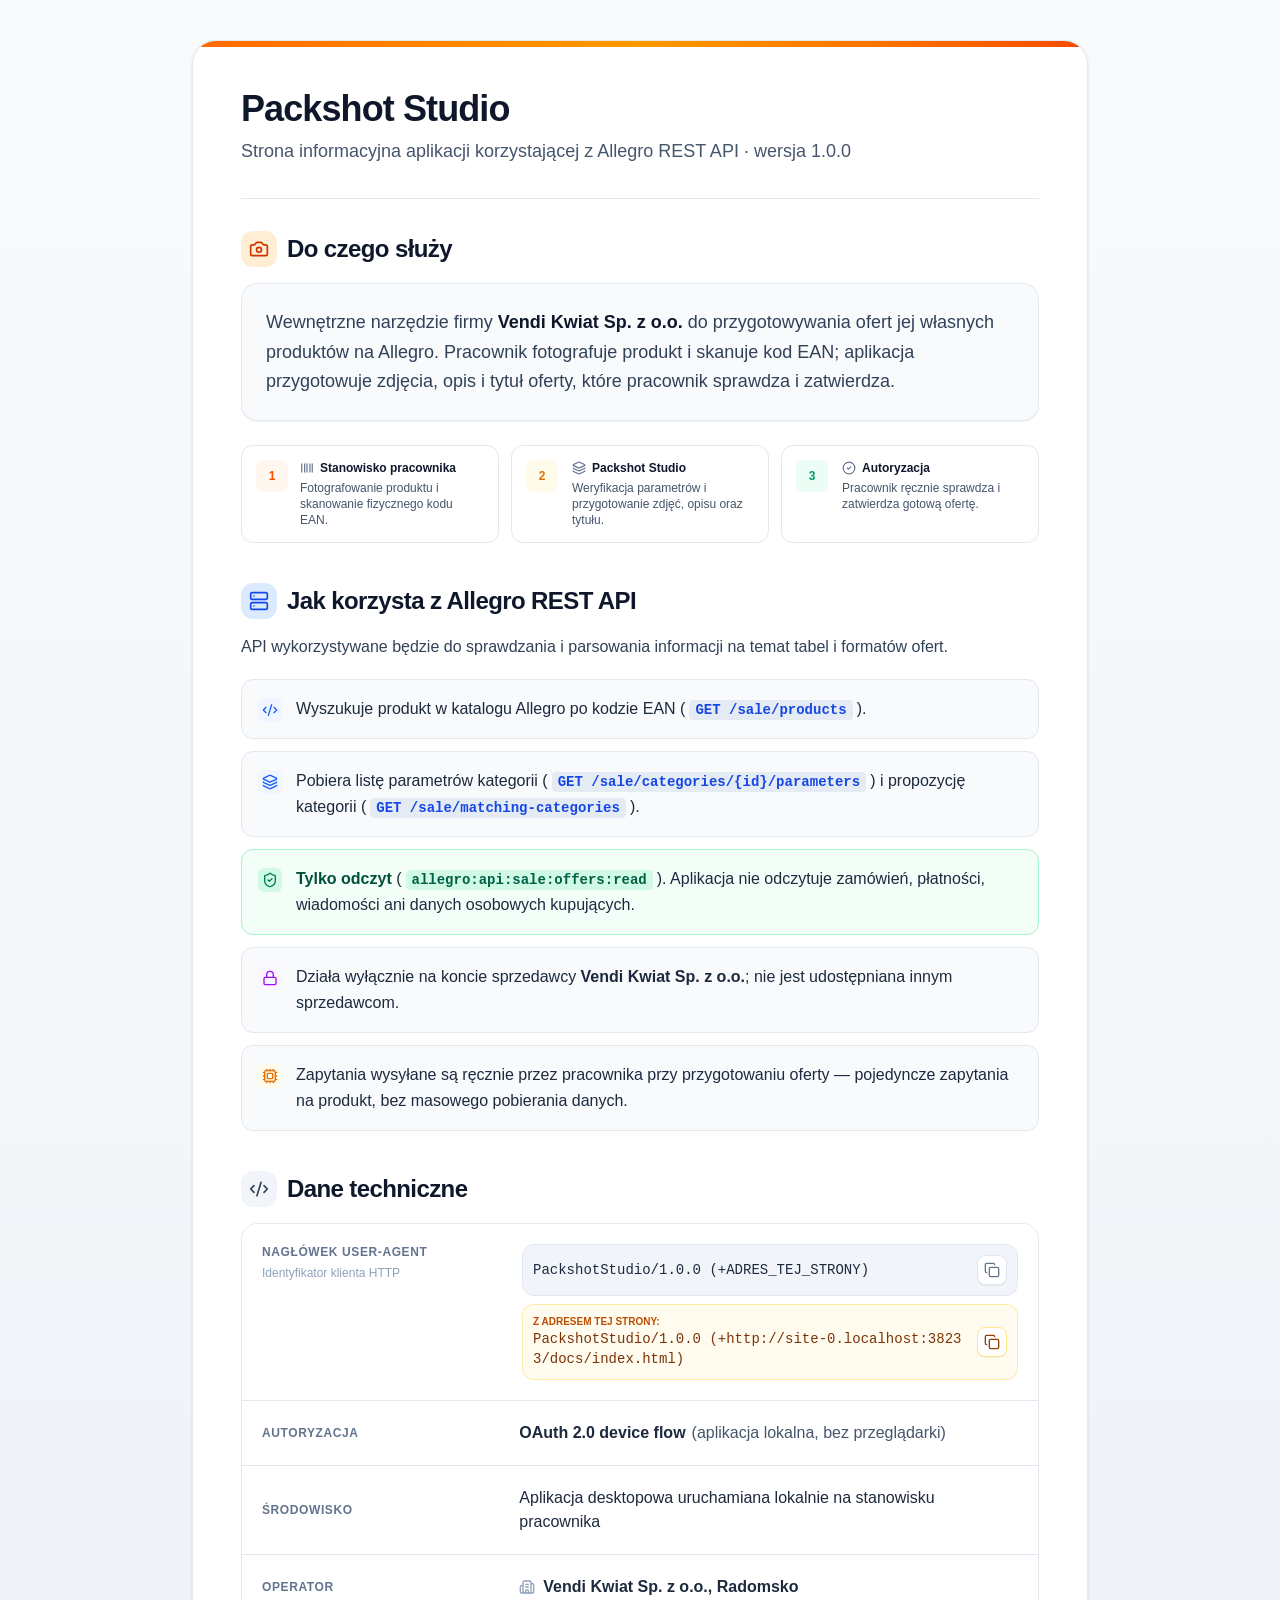
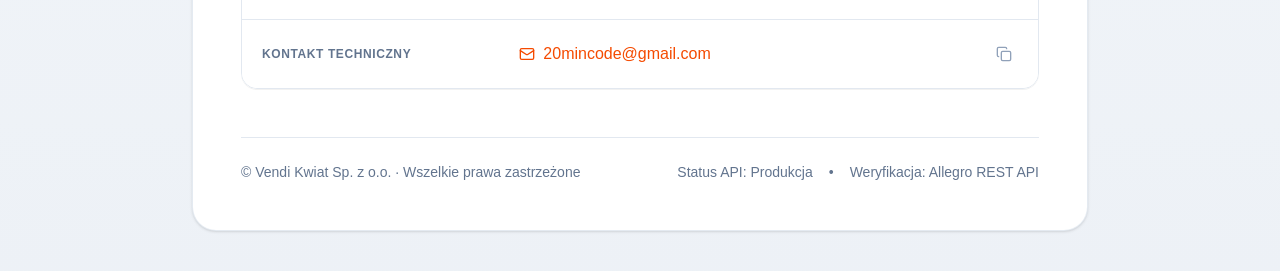
<file: docs/index.html>
<!doctype html>
<html lang="pl">
  <head>
    <meta charset="UTF-8" />
    <meta name="viewport" content="width=device-width, initial-scale=1.0" />
    <title>Packshot Studio — Strona informacyjna Allegro REST API</title>
    <meta name="description" content="Strona informacyjna aplikacji Packshot Studio korzystającej z Allegro REST API · wersja 1.0.0 dla Vendi Kwiat Sp. z o.o." />
    <meta property="og:title" content="Packshot Studio — Strona informacyjna Allegro REST API" />
    <meta property="og:description" content="Strona informacyjna aplikacji Packshot Studio korzystającej z Allegro REST API · wersja 1.0.0 dla Vendi Kwiat Sp. z o.o." />
    <meta property="og:type" content="website" />
    <meta name="twitter:card" content="summary" />
    <link rel="icon" type="image/svg+xml" href="data:image/svg+xml,<svg xmlns='http://www.w3.org/2000/svg' viewBox='0 0 24 24' fill='none' stroke='%23ff5a00' stroke-width='2' stroke-linecap='round' stroke-linejoin='round'><rect width='18' height='18' x='3' y='3' rx='2'/><path d='m9 10 3 3 3-3'/><path d='M12 13v5'/></svg>" />
    <script type="module" crossorigin src="./assets/index-CF3uj1ia.js"></script>
    <link rel="stylesheet" crossorigin href="./assets/index-n0SsLMHI.css">
  </head>
  <body class="bg-slate-50 text-slate-800 antialiased selection:bg-orange-500 selection:text-white">
    <div id="root"></div>
  </body>
</html>
</file>
<file: docs/assets/index-n0SsLMHI.css>
/*! tailwindcss v4.3.3 | MIT License | https://tailwindcss.com */
@layer properties{@supports (((-webkit-hyphens:none)) and (not (margin-trim:inline))) or ((-moz-orient:inline) and (not (color:rgb(from red r g b)))){*,:before,:after,::backdrop{--tw-space-y-reverse:0;--tw-divide-y-reverse:0;--tw-border-style:solid;--tw-gradient-position:initial;--tw-gradient-from:#0000;--tw-gradient-via:#0000;--tw-gradient-to:#0000;--tw-gradient-stops:initial;--tw-gradient-via-stops:initial;--tw-gradient-from-position:0%;--tw-gradient-via-position:50%;--tw-gradient-to-position:100%;--tw-leading:initial;--tw-font-weight:initial;--tw-tracking:initial;--tw-shadow:0 0 #0000;--tw-shadow-color:initial;--tw-shadow-alpha:100%;--tw-inset-shadow:0 0 #0000;--tw-inset-shadow-color:initial;--tw-inset-shadow-alpha:100%;--tw-ring-color:initial;--tw-ring-shadow:0 0 #0000;--tw-inset-ring-color:initial;--tw-inset-ring-shadow:0 0 #0000;--tw-ring-inset:initial;--tw-ring-offset-width:0px;--tw-ring-offset-color:#fff;--tw-ring-offset-shadow:0 0 #0000}}}@layer theme{:root,:host{--font-sans:-apple-system, BlinkMacSystemFont, "Segoe UI", Roboto, "Helvetica Neue", "Noto Sans", Arial, sans-serif, "Apple Color Emoji", "Segoe UI Emoji", "Segoe UI Symbol", "Noto Color Emoji";--font-mono:ui-monospace, SFMono-Regular, Menlo, Monaco, Consolas, "Liberation Mono", "Courier New", monospace;--color-orange-50:oklch(98% .016 73.684);--color-orange-100:oklch(95.4% .038 75.164);--color-orange-500:oklch(70.5% .213 47.604);--color-orange-600:oklch(64.6% .222 41.116);--color-orange-700:oklch(55.3% .195 38.402);--color-amber-50:oklch(98.7% .022 95.277);--color-amber-100:oklch(96.2% .059 95.617);--color-amber-200:oklch(92.4% .12 95.746);--color-amber-500:oklch(76.9% .188 70.08);--color-amber-600:oklch(66.6% .179 58.318);--color-amber-700:oklch(55.5% .163 48.998);--color-amber-800:oklch(47.3% .137 46.201);--color-amber-900:oklch(41.4% .112 45.904);--color-amber-950:oklch(27.9% .077 45.635);--color-emerald-50:oklch(97.9% .021 166.113);--color-emerald-100:oklch(95% .052 163.051);--color-emerald-200:oklch(90.5% .093 164.15);--color-emerald-300:oklch(84.5% .143 164.978);--color-emerald-600:oklch(59.6% .145 163.225);--color-emerald-700:oklch(50.8% .118 165.612);--color-emerald-800:oklch(43.2% .095 166.913);--color-emerald-900:oklch(37.8% .077 168.94);--color-blue-50:oklch(97% .014 254.604);--color-blue-100:oklch(93.2% .032 255.585);--color-blue-600:oklch(54.6% .245 262.881);--color-blue-700:oklch(48.8% .243 264.376);--color-purple-50:oklch(97.7% .014 308.299);--color-purple-600:oklch(55.8% .288 302.321);--color-slate-50:oklch(98.4% .003 247.858);--color-slate-100:oklch(96.8% .007 247.896);--color-slate-200:oklch(92.9% .013 255.508);--color-slate-300:oklch(86.9% .022 252.894);--color-slate-400:oklch(70.4% .04 256.788);--color-slate-500:oklch(55.4% .046 257.417);--color-slate-600:oklch(44.6% .043 257.281);--color-slate-700:oklch(37.2% .044 257.287);--color-slate-800:oklch(27.9% .041 260.031);--color-slate-900:oklch(20.8% .042 265.755);--color-white:#fff;--spacing:.25rem;--container-4xl:56rem;--text-xs:.75rem;--text-xs--line-height:calc(1 / .75);--text-sm:.875rem;--text-sm--line-height:calc(1.25 / .875);--text-base:1rem;--text-base--line-height:calc(1.5 / 1);--text-lg:1.125rem;--text-lg--line-height:calc(1.75 / 1.125);--text-xl:1.25rem;--text-xl--line-height:calc(1.75 / 1.25);--text-2xl:1.5rem;--text-2xl--line-height:calc(2 / 1.5);--text-3xl:1.875rem;--text-3xl--line-height:calc(2.25 / 1.875);--text-4xl:2.25rem;--text-4xl--line-height:calc(2.5 / 2.25);--font-weight-normal:400;--font-weight-medium:500;--font-weight-semibold:600;--font-weight-bold:700;--font-weight-extrabold:800;--tracking-tight:-.025em;--tracking-wider:.05em;--leading-relaxed:1.625;--radius-md:.375rem;--radius-lg:.5rem;--radius-xl:.75rem;--radius-2xl:1rem;--radius-3xl:1.5rem;--default-transition-duration:.15s;--default-transition-timing-function:cubic-bezier(.4, 0, .2, 1);--default-font-family:var(--font-sans);--default-mono-font-family:var(--font-mono)}}@layer base{*,:after,:before,::backdrop{box-sizing:border-box;border:0 solid;margin:0;padding:0}::file-selector-button{box-sizing:border-box;border:0 solid;margin:0;padding:0}html,:host{-webkit-text-size-adjust:100%;tab-size:4;line-height:1.5;font-family:var(--default-font-family,-apple-system, BlinkMacSystemFont, "Segoe UI", Roboto, "Helvetica Neue", "Noto Sans", Arial, sans-serif, "Apple Color Emoji", "Segoe UI Emoji", "Segoe UI Symbol", "Noto Color Emoji");font-feature-settings:var(--default-font-feature-settings,normal);font-variation-settings:var(--default-font-variation-settings,normal);-webkit-tap-highlight-color:transparent}hr{height:0;color:inherit;border-top-width:1px}abbr:where([title]){-webkit-text-decoration:underline dotted;text-decoration:underline dotted}h1,h2,h3,h4,h5,h6{font-size:inherit;font-weight:inherit}a{color:inherit;-webkit-text-decoration:inherit;-webkit-text-decoration:inherit;-webkit-text-decoration:inherit;-webkit-text-decoration:inherit;text-decoration:inherit}b,strong{font-weight:bolder}code,kbd,samp,pre{font-family:var(--default-mono-font-family,ui-monospace, SFMono-Regular, Menlo, Monaco, Consolas, "Liberation Mono", "Courier New", monospace);font-feature-settings:var(--default-mono-font-feature-settings,normal);font-variation-settings:var(--default-mono-font-variation-settings,normal);font-size:1em}small{font-size:80%}sub,sup{vertical-align:baseline;font-size:75%;line-height:0;position:relative}sub{bottom:-.25em}sup{top:-.5em}table{text-indent:0;border-color:inherit;border-collapse:collapse}:-moz-focusring:where(:not(iframe)){outline:auto}progress{vertical-align:baseline}summary{display:list-item}ol,ul,menu{list-style:none}img,svg,video,canvas,audio,iframe,embed,object{vertical-align:middle;display:block}img,video{max-width:100%;height:auto}button,input,select,optgroup,textarea{font:inherit;font-feature-settings:inherit;font-variation-settings:inherit;letter-spacing:inherit;color:inherit;opacity:1;background-color:#0000;border-radius:0}::file-selector-button{font:inherit;font-feature-settings:inherit;font-variation-settings:inherit;letter-spacing:inherit;color:inherit;opacity:1;background-color:#0000;border-radius:0}:where(select:is([multiple],[size])) optgroup{font-weight:bolder}:where(select:is([multiple],[size])) optgroup option{padding-inline-start:20px}::file-selector-button{margin-inline-end:4px}::placeholder{opacity:1}@supports (not ((-webkit-appearance:-apple-pay-button))) or (contain-intrinsic-size:1px){::placeholder{color:currentColor}@supports (color:color-mix(in lab, red, red)){::placeholder{color:color-mix(in oklab, currentcolor 50%, transparent)}}}textarea{resize:vertical}::-webkit-search-decoration{-webkit-appearance:none}::-webkit-date-and-time-value{min-height:1lh;text-align:inherit}::-webkit-datetime-edit{display:inline-flex}::-webkit-datetime-edit-fields-wrapper{padding:0}::-webkit-datetime-edit{padding-block:0}::-webkit-datetime-edit-year-field{padding-block:0}::-webkit-datetime-edit-month-field{padding-block:0}::-webkit-datetime-edit-day-field{padding-block:0}::-webkit-datetime-edit-hour-field{padding-block:0}::-webkit-datetime-edit-minute-field{padding-block:0}::-webkit-datetime-edit-second-field{padding-block:0}::-webkit-datetime-edit-millisecond-field{padding-block:0}::-webkit-datetime-edit-meridiem-field{padding-block:0}::-webkit-calendar-picker-indicator{line-height:1}:-moz-ui-invalid{box-shadow:none}button,input:where([type=button],[type=reset],[type=submit]){appearance:button}::file-selector-button{appearance:button}::-webkit-inner-spin-button{height:auto}::-webkit-outer-spin-button{height:auto}[hidden]:where(:not([hidden=until-found])){display:none!important}}@layer components;@layer utilities{.absolute{position:absolute}.relative{position:relative}.top-0{top:0}.right-0{right:0}.left-0{left:0}.mx-1{margin-inline:var(--spacing)}.mx-auto{margin-inline:auto}.mt-0\.5{margin-top:calc(var(--spacing) * .5)}.mt-1{margin-top:var(--spacing)}.mt-2{margin-top:calc(var(--spacing) * 2)}.mt-12{margin-top:calc(var(--spacing) * 12)}.mb-8{margin-bottom:calc(var(--spacing) * 8)}.block{display:block}.contents{display:contents}.flex{display:flex}.grid{display:grid}.inline-flex{display:inline-flex}.h-1\.5{height:calc(var(--spacing) * 1.5)}.h-3\.5{height:calc(var(--spacing) * 3.5)}.h-4{height:calc(var(--spacing) * 4)}.h-5{height:calc(var(--spacing) * 5)}.h-8{height:calc(var(--spacing) * 8)}.min-h-screen{min-height:100vh}.w-3\.5{width:calc(var(--spacing) * 3.5)}.w-4{width:calc(var(--spacing) * 4)}.w-5{width:calc(var(--spacing) * 5)}.w-8{width:calc(var(--spacing) * 8)}.max-w-4xl{max-width:var(--container-4xl)}.flex-shrink-0{flex-shrink:0}.cursor-pointer{cursor:pointer}.grid-cols-1{grid-template-columns:repeat(1,minmax(0,1fr))}.flex-col{flex-direction:column}.items-center{align-items:center}.items-start{align-items:flex-start}.justify-between{justify-content:space-between}.justify-center{justify-content:center}.gap-1\.5{gap:calc(var(--spacing) * 1.5)}.gap-2{gap:calc(var(--spacing) * 2)}.gap-2\.5{gap:calc(var(--spacing) * 2.5)}.gap-3{gap:calc(var(--spacing) * 3)}.gap-3\.5{gap:calc(var(--spacing) * 3.5)}.gap-4{gap:calc(var(--spacing) * 4)}:where(.space-y-2>:not(:last-child)){--tw-space-y-reverse:0;margin-block-start:calc(calc(var(--spacing) * 2) * var(--tw-space-y-reverse));margin-block-end:calc(calc(var(--spacing) * 2) * calc(1 - var(--tw-space-y-reverse)))}:where(.space-y-3>:not(:last-child)){--tw-space-y-reverse:0;margin-block-start:calc(calc(var(--spacing) * 3) * var(--tw-space-y-reverse));margin-block-end:calc(calc(var(--spacing) * 3) * calc(1 - var(--tw-space-y-reverse)))}:where(.space-y-4>:not(:last-child)){--tw-space-y-reverse:0;margin-block-start:calc(calc(var(--spacing) * 4) * var(--tw-space-y-reverse));margin-block-end:calc(calc(var(--spacing) * 4) * calc(1 - var(--tw-space-y-reverse)))}:where(.space-y-10>:not(:last-child)){--tw-space-y-reverse:0;margin-block-start:calc(calc(var(--spacing) * 10) * var(--tw-space-y-reverse));margin-block-end:calc(calc(var(--spacing) * 10) * calc(1 - var(--tw-space-y-reverse)))}:where(.divide-y>:not(:last-child)){--tw-divide-y-reverse:0;border-bottom-style:var(--tw-border-style);border-top-style:var(--tw-border-style);border-top-width:calc(1px * var(--tw-divide-y-reverse));border-bottom-width:calc(1px * calc(1 - var(--tw-divide-y-reverse)))}:where(.divide-slate-200>:not(:last-child)){border-color:var(--color-slate-200)}.overflow-hidden{overflow:hidden}.rounded{border-radius:.25rem}.rounded-2xl{border-radius:var(--radius-2xl)}.rounded-3xl{border-radius:var(--radius-3xl)}.rounded-lg{border-radius:var(--radius-lg)}.rounded-md{border-radius:var(--radius-md)}.rounded-xl{border-radius:var(--radius-xl)}.border{border-style:var(--tw-border-style);border-width:1px}.border-t{border-top-style:var(--tw-border-style);border-top-width:1px}.border-b{border-bottom-style:var(--tw-border-style);border-bottom-width:1px}.border-amber-200{border-color:var(--color-amber-200)}.border-amber-200\/70{border-color:#fee685b3}@supports (color:color-mix(in lab, red, red)){.border-amber-200\/70{border-color:color-mix(in oklab, var(--color-amber-200) 70%, transparent)}}.border-emerald-200{border-color:var(--color-emerald-200)}.border-slate-200{border-color:var(--color-slate-200)}.border-slate-200\/80{border-color:#e2e8f0cc}@supports (color:color-mix(in lab, red, red)){.border-slate-200\/80{border-color:color-mix(in oklab, var(--color-slate-200) 80%, transparent)}}.border-slate-200\/90{border-color:#e2e8f0e6}@supports (color:color-mix(in lab, red, red)){.border-slate-200\/90{border-color:color-mix(in oklab, var(--color-slate-200) 90%, transparent)}}.bg-amber-50{background-color:var(--color-amber-50)}.bg-amber-50\/80{background-color:#fffbebcc}@supports (color:color-mix(in lab, red, red)){.bg-amber-50\/80{background-color:color-mix(in oklab, var(--color-amber-50) 80%, transparent)}}.bg-blue-50{background-color:var(--color-blue-50)}.bg-blue-100{background-color:var(--color-blue-100)}.bg-emerald-50{background-color:var(--color-emerald-50)}.bg-emerald-50\/60{background-color:#ecfdf599}@supports (color:color-mix(in lab, red, red)){.bg-emerald-50\/60{background-color:color-mix(in oklab, var(--color-emerald-50) 60%, transparent)}}.bg-emerald-100{background-color:var(--color-emerald-100)}.bg-orange-50{background-color:var(--color-orange-50)}.bg-orange-100{background-color:var(--color-orange-100)}.bg-purple-50{background-color:var(--color-purple-50)}.bg-slate-50{background-color:var(--color-slate-50)}.bg-slate-100{background-color:var(--color-slate-100)}.bg-slate-200\/80{background-color:#e2e8f0cc}@supports (color:color-mix(in lab, red, red)){.bg-slate-200\/80{background-color:color-mix(in oklab, var(--color-slate-200) 80%, transparent)}}.bg-white{background-color:var(--color-white)}.bg-gradient-to-b{--tw-gradient-position:to bottom in oklab;background-image:linear-gradient(var(--tw-gradient-stops))}.bg-gradient-to-r{--tw-gradient-position:to right in oklab;background-image:linear-gradient(var(--tw-gradient-stops))}.from-orange-500{--tw-gradient-from:var(--color-orange-500);--tw-gradient-stops:var(--tw-gradient-via-stops,var(--tw-gradient-position), var(--tw-gradient-from) var(--tw-gradient-from-position), var(--tw-gradient-to) var(--tw-gradient-to-position))}.from-slate-50{--tw-gradient-from:var(--color-slate-50);--tw-gradient-stops:var(--tw-gradient-via-stops,var(--tw-gradient-position), var(--tw-gradient-from) var(--tw-gradient-from-position), var(--tw-gradient-to) var(--tw-gradient-to-position))}.via-amber-500{--tw-gradient-via:var(--color-amber-500);--tw-gradient-via-stops:var(--tw-gradient-position), var(--tw-gradient-from) var(--tw-gradient-from-position), var(--tw-gradient-via) var(--tw-gradient-via-position), var(--tw-gradient-to) var(--tw-gradient-to-position);--tw-gradient-stops:var(--tw-gradient-via-stops)}.via-slate-100\/60{--tw-gradient-via:#f1f5f999}@supports (color:color-mix(in lab, red, red)){.via-slate-100\/60{--tw-gradient-via:color-mix(in oklab, var(--color-slate-100) 60%, transparent)}}.via-slate-100\/60{--tw-gradient-via-stops:var(--tw-gradient-position), var(--tw-gradient-from) var(--tw-gradient-from-position), var(--tw-gradient-via) var(--tw-gradient-via-position), var(--tw-gradient-to) var(--tw-gradient-to-position);--tw-gradient-stops:var(--tw-gradient-via-stops)}.to-orange-600{--tw-gradient-to:var(--color-orange-600);--tw-gradient-stops:var(--tw-gradient-via-stops,var(--tw-gradient-position), var(--tw-gradient-from) var(--tw-gradient-from-position), var(--tw-gradient-to) var(--tw-gradient-to-position))}.to-slate-200\/50{--tw-gradient-to:#e2e8f080}@supports (color:color-mix(in lab, red, red)){.to-slate-200\/50{--tw-gradient-to:color-mix(in oklab, var(--color-slate-200) 50%, transparent)}}.to-slate-200\/50{--tw-gradient-stops:var(--tw-gradient-via-stops,var(--tw-gradient-position), var(--tw-gradient-from) var(--tw-gradient-from-position), var(--tw-gradient-to) var(--tw-gradient-to-position))}.p-1{padding:var(--spacing)}.p-1\.5{padding:calc(var(--spacing) * 1.5)}.p-2{padding:calc(var(--spacing) * 2)}.p-2\.5{padding:calc(var(--spacing) * 2.5)}.p-3\.5{padding:calc(var(--spacing) * 3.5)}.p-4{padding:calc(var(--spacing) * 4)}.p-5{padding:calc(var(--spacing) * 5)}.p-6{padding:calc(var(--spacing) * 6)}.px-1\.5{padding-inline:calc(var(--spacing) * 1.5)}.px-4{padding-inline:calc(var(--spacing) * 4)}.py-0\.5{padding-block:calc(var(--spacing) * .5)}.py-10{padding-block:calc(var(--spacing) * 10)}.pt-1{padding-top:var(--spacing)}.pt-2{padding-top:calc(var(--spacing) * 2)}.pt-6{padding-top:calc(var(--spacing) * 6)}.pb-8{padding-bottom:calc(var(--spacing) * 8)}.font-mono{font-family:var(--font-mono)}.font-sans{font-family:var(--font-sans)}.text-3xl{font-size:var(--text-3xl);line-height:var(--tw-leading,var(--text-3xl--line-height))}.text-base{font-size:var(--text-base);line-height:var(--tw-leading,var(--text-base--line-height))}.text-sm{font-size:var(--text-sm);line-height:var(--tw-leading,var(--text-sm--line-height))}.text-xl{font-size:var(--text-xl);line-height:var(--tw-leading,var(--text-xl--line-height))}.text-xs{font-size:var(--text-xs);line-height:var(--tw-leading,var(--text-xs--line-height))}.text-\[10px\]{font-size:10px}.leading-relaxed{--tw-leading:var(--leading-relaxed);line-height:var(--leading-relaxed)}.font-bold{--tw-font-weight:var(--font-weight-bold);font-weight:var(--font-weight-bold)}.font-extrabold{--tw-font-weight:var(--font-weight-extrabold);font-weight:var(--font-weight-extrabold)}.font-medium{--tw-font-weight:var(--font-weight-medium);font-weight:var(--font-weight-medium)}.font-normal{--tw-font-weight:var(--font-weight-normal);font-weight:var(--font-weight-normal)}.font-semibold{--tw-font-weight:var(--font-weight-semibold);font-weight:var(--font-weight-semibold)}.tracking-tight{--tw-tracking:var(--tracking-tight);letter-spacing:var(--tracking-tight)}.tracking-wider{--tw-tracking:var(--tracking-wider);letter-spacing:var(--tracking-wider)}.break-all{word-break:break-all}.text-amber-600{color:var(--color-amber-600)}.text-amber-700{color:var(--color-amber-700)}.text-amber-800{color:var(--color-amber-800)}.text-amber-900{color:var(--color-amber-900)}.text-blue-600{color:var(--color-blue-600)}.text-blue-700{color:var(--color-blue-700)}.text-emerald-600{color:var(--color-emerald-600)}.text-emerald-700{color:var(--color-emerald-700)}.text-emerald-800{color:var(--color-emerald-800)}.text-emerald-900{color:var(--color-emerald-900)}.text-orange-600{color:var(--color-orange-600)}.text-orange-700{color:var(--color-orange-700)}.text-purple-600{color:var(--color-purple-600)}.text-slate-400{color:var(--color-slate-400)}.text-slate-500{color:var(--color-slate-500)}.text-slate-600{color:var(--color-slate-600)}.text-slate-700{color:var(--color-slate-700)}.text-slate-800{color:var(--color-slate-800)}.text-slate-900{color:var(--color-slate-900)}.uppercase{text-transform:uppercase}.antialiased{-webkit-font-smoothing:antialiased;-moz-osx-font-smoothing:grayscale}.shadow-2xs{--tw-shadow:0 1px var(--tw-shadow-color,#0000000d);box-shadow:var(--tw-inset-shadow), var(--tw-inset-ring-shadow), var(--tw-ring-offset-shadow), var(--tw-ring-shadow), var(--tw-shadow)}.shadow-sm{--tw-shadow:0 1px 3px 0 var(--tw-shadow-color,#0000001a), 0 1px 2px -1px var(--tw-shadow-color,#0000001a);box-shadow:var(--tw-inset-shadow), var(--tw-inset-ring-shadow), var(--tw-ring-offset-shadow), var(--tw-ring-shadow), var(--tw-shadow)}.transition-colors{transition-property:color,background-color,border-color,outline-color,text-decoration-color,fill,stroke,--tw-gradient-from,--tw-gradient-via,--tw-gradient-to;transition-timing-function:var(--tw-ease,var(--default-transition-timing-function));transition-duration:var(--tw-duration,var(--default-transition-duration))}.selection\:bg-orange-500 ::selection{background-color:var(--color-orange-500)}.selection\:bg-orange-500::selection{background-color:var(--color-orange-500)}.selection\:text-white ::selection{color:var(--color-white)}.selection\:text-white::selection{color:var(--color-white)}@media (hover:hover){.hover\:border-emerald-300:hover{border-color:var(--color-emerald-300)}.hover\:border-slate-300:hover{border-color:var(--color-slate-300)}.hover\:bg-amber-100:hover{background-color:var(--color-amber-100)}.hover\:bg-slate-50:hover{background-color:var(--color-slate-50)}.hover\:bg-slate-50\/70:hover{background-color:#f8fafcb3}@supports (color:color-mix(in lab, red, red)){.hover\:bg-slate-50\/70:hover{background-color:color-mix(in oklab, var(--color-slate-50) 70%, transparent)}}.hover\:bg-slate-100:hover{background-color:var(--color-slate-100)}.hover\:text-amber-950:hover{color:var(--color-amber-950)}.hover\:text-orange-700:hover{color:var(--color-orange-700)}.hover\:text-slate-700:hover{color:var(--color-slate-700)}.hover\:text-slate-900:hover{color:var(--color-slate-900)}.hover\:underline:hover{text-decoration-line:underline}}@media (width>=40rem){.sm\:w-1\/3{width:33.3333%}.sm\:w-2\/3{width:66.6667%}.sm\:grid-cols-3{grid-template-columns:repeat(3,minmax(0,1fr))}.sm\:flex-row{flex-direction:row}.sm\:items-center{align-items:center}.sm\:items-start{align-items:flex-start}.sm\:p-5{padding:calc(var(--spacing) * 5)}.sm\:p-6{padding:calc(var(--spacing) * 6)}.sm\:p-10{padding:calc(var(--spacing) * 10)}.sm\:px-6{padding-inline:calc(var(--spacing) * 6)}.sm\:text-2xl{font-size:var(--text-2xl);line-height:var(--tw-leading,var(--text-2xl--line-height))}.sm\:text-4xl{font-size:var(--text-4xl);line-height:var(--tw-leading,var(--text-4xl--line-height))}.sm\:text-base{font-size:var(--text-base);line-height:var(--tw-leading,var(--text-base--line-height))}.sm\:text-lg{font-size:var(--text-lg);line-height:var(--tw-leading,var(--text-lg--line-height))}.sm\:text-sm{font-size:var(--text-sm);line-height:var(--tw-leading,var(--text-sm--line-height))}}@media (width>=64rem){.lg\:p-12{padding:calc(var(--spacing) * 12)}.lg\:px-8{padding-inline:calc(var(--spacing) * 8)}}}@media print{body{color:#000!important;background:#fff!important}.print\:hidden{display:none!important}}@property --tw-space-y-reverse{syntax:"*";inherits:false;initial-value:0}@property --tw-divide-y-reverse{syntax:"*";inherits:false;initial-value:0}@property --tw-border-style{syntax:"*";inherits:false;initial-value:solid}@property --tw-gradient-position{syntax:"*";inherits:false}@property --tw-gradient-from{syntax:"<color>";inherits:false;initial-value:#0000}@property --tw-gradient-via{syntax:"<color>";inherits:false;initial-value:#0000}@property --tw-gradient-to{syntax:"<color>";inherits:false;initial-value:#0000}@property --tw-gradient-stops{syntax:"*";inherits:false}@property --tw-gradient-via-stops{syntax:"*";inherits:false}@property --tw-gradient-from-position{syntax:"<length-percentage>";inherits:false;initial-value:0%}@property --tw-gradient-via-position{syntax:"<length-percentage>";inherits:false;initial-value:50%}@property --tw-gradient-to-position{syntax:"<length-percentage>";inherits:false;initial-value:100%}@property --tw-leading{syntax:"*";inherits:false}@property --tw-font-weight{syntax:"*";inherits:false}@property --tw-tracking{syntax:"*";inherits:false}@property --tw-shadow{syntax:"*";inherits:false;initial-value:0 0 #0000}@property --tw-shadow-color{syntax:"*";inherits:false}@property --tw-shadow-alpha{syntax:"<percentage>";inherits:false;initial-value:100%}@property --tw-inset-shadow{syntax:"*";inherits:false;initial-value:0 0 #0000}@property --tw-inset-shadow-color{syntax:"*";inherits:false}@property --tw-inset-shadow-alpha{syntax:"<percentage>";inherits:false;initial-value:100%}@property --tw-ring-color{syntax:"*";inherits:false}@property --tw-ring-shadow{syntax:"*";inherits:false;initial-value:0 0 #0000}@property --tw-inset-ring-color{syntax:"*";inherits:false}@property --tw-inset-ring-shadow{syntax:"*";inherits:false;initial-value:0 0 #0000}@property --tw-ring-inset{syntax:"*";inherits:false}@property --tw-ring-offset-width{syntax:"<length>";inherits:false;initial-value:0}@property --tw-ring-offset-color{syntax:"*";inherits:false;initial-value:#fff}@property --tw-ring-offset-shadow{syntax:"*";inherits:false;initial-value:0 0 #0000}
</file>
